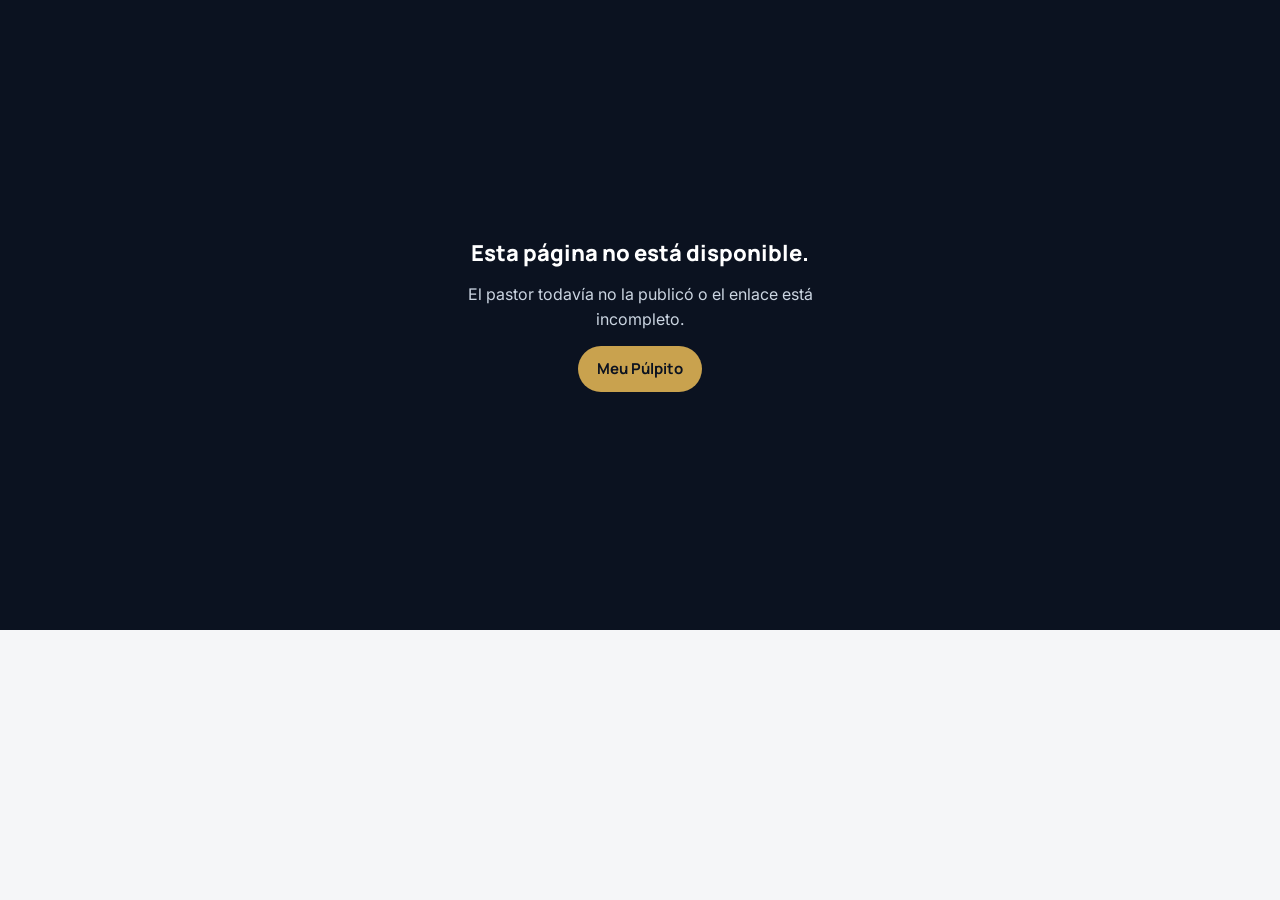
<file: p/index.html>
<!doctype html>
<html lang="es">
<head>
<meta charset="utf-8">
<meta name="viewport" content="width=device-width,initial-scale=1,viewport-fit=cover">
<meta name="robots" content="noindex">
<meta name="theme-color" content="#0B1220">
<title>Meu Púlpito</title>
<link rel="icon" href="../favicon.ico">
<link rel="apple-touch-icon" href="../apple-touch-icon.png">
<link rel="preconnect" href="https://fonts.googleapis.com"><link rel="preconnect" href="https://fonts.gstatic.com" crossorigin>
<link href="https://fonts.googleapis.com/css2?family=Manrope:wght@600;700;800&family=Inter:wght@400;500;600&display=swap" rel="stylesheet">
<style>
:root{--navy:#0B1220;--navy-2:#111A2E;--navy-3:#1A2540;--text:#334155;--muted:#64748B;--line:#E6E8EE;--soft:#F5F6F8;--gold:#C9A24E;--gold-2:#B8913F;--white:#fff;--ink:#0F172A}
*{box-sizing:border-box}html{-webkit-text-size-adjust:100%}
body{margin:0;background:var(--soft);color:var(--text);font:16px/1.55 Inter,system-ui,-apple-system,"Segoe UI",sans-serif}
.hero{background:radial-gradient(900px 400px at 50% -10%,#1A2540 0%,var(--navy) 60%);color:#fff;padding:36px 16px 64px;text-align:center}
.wrap{max-width:560px;margin:0 auto;padding:0 16px}
.ph{width:112px;height:112px;border-radius:50%;object-fit:cover;border:3px solid var(--gold);background:#1A2540;display:inline-flex;align-items:center;justify-content:center;font:800 40px Manrope,sans-serif;color:var(--gold);box-shadow:0 10px 30px rgba(0,0,0,.35)}
h1{font:800 26px/1.15 Manrope,sans-serif;margin:16px 0 4px;letter-spacing:-.01em}
.ch{color:#CBD5E1;font-size:15px;margin:0}
.city{color:#94A3B8;font-size:13.5px;margin:4px 0 0}
.msg{background:rgba(255,255,255,.06);border:1px solid rgba(255,255,255,.1);border-radius:14px;padding:12px 14px;margin:18px auto 0;font-size:15px;color:#E2E8F0;max-width:460px}
.btns{display:flex;gap:10px;justify-content:center;flex-wrap:wrap;margin-top:18px}
.btn{display:inline-flex;align-items:center;gap:8px;height:46px;padding:0 18px;border-radius:999px;font:700 15px Manrope,sans-serif;text-decoration:none;border:1.5px solid transparent;cursor:pointer}
.btn.gold{background:var(--gold);color:#0B1220}.btn.ghost{border-color:rgba(255,255,255,.3);color:#fff}
.btn svg{width:18px;height:18px;fill:none;stroke:currentColor;stroke-width:1.8;stroke-linecap:round;stroke-linejoin:round}
main{margin:-40px auto 0;max-width:560px;padding:0 16px 40px}
.card{background:#fff;border-radius:18px;padding:18px;box-shadow:0 8px 30px rgba(11,18,32,.08);margin-bottom:14px}
.eye{font:700 11px Manrope,sans-serif;letter-spacing:.14em;text-transform:uppercase;color:var(--gold-2);margin:0 0 6px}
.card h2{font:800 20px/1.2 Manrope,sans-serif;color:var(--ink);margin:0 0 10px}
.ev{display:flex;gap:12px;align-items:center;padding:10px 0;border-top:1px solid var(--line)}.ev:first-of-type{border-top:0}
.ev .d{min-width:52px;text-align:center;background:var(--navy);color:#fff;border-radius:12px;padding:6px 4px;line-height:1.1}
.ev .d b{display:block;font:800 20px Manrope,sans-serif}.ev .d span{font-size:11px;text-transform:uppercase;letter-spacing:.06em;color:#CBD5E1}
.ev .x{flex:1;min-width:0}.ev .x b{display:block;color:var(--ink);font-size:15px}.ev .x span{font-size:13.5px;color:var(--muted)}
blockquote{margin:0 0 10px;padding:12px 14px;border-left:3px solid var(--gold);background:var(--soft);border-radius:0 12px 12px 0;font-family:Georgia,"Times New Roman",serif;font-size:16px;color:var(--ink)}
blockquote cite{display:block;font:600 12.5px Inter,sans-serif;color:var(--gold-2);margin-top:6px;font-style:normal}
.r{margin:0 0 12px;color:var(--text)}
.lnk{display:inline-flex;align-items:center;gap:6px;color:var(--navy);font-weight:700;text-decoration:none;border-bottom:2px solid var(--gold);padding-bottom:1px}
.rd{display:flex;align-items:center;gap:12px}.rd .n{font:800 28px Manrope,sans-serif;color:var(--navy);min-width:64px;text-align:center;background:var(--soft);border-radius:12px;padding:8px 6px;line-height:1}.rd .n small{display:block;font:600 11px Inter,sans-serif;color:var(--muted);letter-spacing:.06em;text-transform:uppercase}
.rd b{display:block;color:var(--ink);font-size:16px}.rd span{font-size:13.5px;color:var(--muted)}
footer{text-align:center;padding:10px 16px 40px;color:var(--muted);font-size:13px}
footer a{color:var(--navy);font-weight:700;text-decoration:none}
footer img{width:34px;height:28px;vertical-align:middle;margin-right:6px}
.empty{min-height:70vh;display:flex;align-items:center;justify-content:center;text-align:center;padding:24px;color:#fff;background:var(--navy);flex-direction:column;gap:14px}
.empty p{max-width:380px;margin:0;color:#CBD5E1}
[hidden]{display:none!important}
</style>
</head>
<body>
<div id="root"><div class="empty" id="ld"><p>…</p></div></div>
<svg width="0" height="0" style="position:absolute"><symbol id="i-wa" viewBox="0 0 24 24"><path d="M21 12a8.5 8.5 0 0 1-12.6 7.4L3 21l1.6-5.2A8.5 8.5 0 1 1 21 12z"/></symbol><symbol id="i-ig" viewBox="0 0 24 24"><rect x="3" y="3" width="18" height="18" rx="5"/><circle cx="12" cy="12" r="4"/><circle cx="17.3" cy="6.7" r=".6" fill="currentColor"/></symbol><symbol id="i-book" viewBox="0 0 24 24"><path d="M4 5.5A2.5 2.5 0 0 1 6.5 3H20v15H6.5A2.5 2.5 0 0 0 4 20.5zM4 20.5V5.5M20 18v3H6.5"/></symbol></svg>
<script>
(function(){
var T={es:{ld:'Cargando…',nf:'Esta página no está disponible.',nf2:'El pastor todavía no la publicó o el enlace está incompleto.',ev:'Próximas predicaciones',none:'Sin fechas programadas por ahora.',dh:'Devocional de hoy',dh_ver:'Reina-Valera 1909',dh_more:'Leer completo en Meu Púlpito',rp:'Lectura bíblica de hoy',rp_day:'día',rp_d:'día {d} de {n}',rp_go:'Leer en la Biblia',wa:'WhatsApp',ig:'Instagram',made:'Página hecha con',make:'Cree la suya',sede:'Sede',anexo:'Anexo',at:'a las'},
       pt:{ld:'Carregando…',nf:'Esta página não está disponível.',nf2:'O pastor ainda não a publicou ou o link está incompleto.',ev:'Próximas pregações',none:'Sem datas marcadas por enquanto.',dh:'Devocional de hoje',dh_ver:'Bíblia Livre',dh_more:'Ler completo no Meu Púlpito',rp:'Leitura bíblica de hoje',rp_day:'dia',rp_d:'dia {d} de {n}',rp_go:'Ler na Bíblia',wa:'WhatsApp',ig:'Instagram',made:'Página feita com',make:'Crie a sua',sede:'Sede',anexo:'Anexo',at:'às'}};
var L='es';function t(k,v){var s=(T[L]||T.es)[k]||k;if(v)Object.keys(v).forEach(function(x){s=s.replace('{'+x+'}',v[x])});return s}
function esc(s){return String(s==null?'':s).replace(/[&<>"']/g,function(c){return{'&':'&amp;','<':'&lt;','>':'&gt;','"':'&quot;',"'":'&#39;'}[c]})}
var ic=function(n){return'<svg><use href="#i-'+n+'"/></svg>'};
var uid=(location.hash||'').slice(1).replace(/[^A-Za-z0-9_-]/g,'');
var root=document.getElementById('root');
function fail(){document.documentElement.lang=L;root.innerHTML='<div class="empty"><b style="font:800 22px Manrope,sans-serif">'+esc(t('nf'))+'</b><p>'+esc(t('nf2'))+'</p><a class="btn gold" href="https://meupulpito.com/">Meu Púlpito</a></div>'}
if(!uid){fail()}else{
var FBC={apiKey:'AIzaSyAuOBVdU5-bcFuaVEsGv4iK8H2krFU9Un8',authDomain:'meu-pulpito-app.firebaseapp.com',projectId:'meu-pulpito-app'};
var FBV='https://www.gstatic.com/firebasejs/10.12.2/';
Promise.all([import(FBV+'firebase-app.js'),import(FBV+'firebase-firestore-lite.js')]).then(function(m){M=m;var F=m[1],db=F.getFirestore(m[0].initializeApp(FBC,'pub'));return F.getDoc(F.doc(db,'pub',uid))}).then(function(d){
  var p=d.exists()?d.data():null;if(!p||!p.on){fail();return}L=p.lang==='pt'?'pt':'es';document.documentElement.lang=L==='pt'?'pt-BR':'es';render(p);dhLoad();rpLoad(p)}).catch(function(){fail()});}
function ini(n){return String(n||'').trim().split(/\s+/).filter(Boolean).slice(0,2).map(function(w){return w[0]}).join('').toUpperCase()||'·'}
function dayParts(iso){var d=new Date(iso+'T12:00:00');return{d:d.getDate(),m:d.toLocaleDateString(L==='pt'?'pt-BR':'es',{month:'short'}).replace('.',''),w:d.toLocaleDateString(L==='pt'?'pt-BR':'es',{weekday:'long'})}}
function place(e){return e.p==='sede'?t('sede'):e.p==='anexo'?t('anexo'):(e.p||'')}
function render(p){document.title=(p.n||'Meu Púlpito')+' · Meu Púlpito';var evs=(p.ev||[]).filter(function(e){return e&&e.d});
  var h='<header class="hero"><div class="wrap">'+(p.photo?'<img class="ph" src="'+esc(p.photo)+'" alt="">':'<span class="ph">'+esc(ini(p.n))+'</span>')+
    '<h1>'+esc(p.n||'')+'</h1>'+(p.ch?'<p class="ch">'+esc(p.ch)+'</p>':'')+(p.city?'<p class="city">'+esc(p.city)+'</p>':'')+(p.msg?'<p class="msg">'+esc(p.msg)+'</p>':'')+
    '<div class="btns">'+(p.wa?'<a class="btn gold" href="https://wa.me/'+esc(p.wa)+'" target="_blank" rel="noopener">'+ic('wa')+esc(t('wa'))+'</a>':'')+(p.ig?'<a class="btn ghost" href="https://instagram.com/'+esc(p.ig)+'" target="_blank" rel="noopener">'+ic('ig')+'@'+esc(p.ig)+'</a>':'')+'</div></div></header><main>';
  h+='<section class="card"><p class="eye">'+esc(t('ev'))+'</p>'+(evs.length?evs.map(function(e){var x=dayParts(e.d);return'<div class="ev"><div class="d"><b>'+x.d+'</b><span>'+esc(x.m)+'</span></div><div class="x"><b>'+esc(x.w.charAt(0).toUpperCase()+x.w.slice(1))+(e.t?' · '+esc(e.t):'')+'</b><span>'+esc([place(e),e.n].filter(Boolean).join(' · '))+'</span></div></div>'}).join(''):'<p class="r" style="margin:0;color:var(--muted)">'+esc(t('none'))+'</p>')+'</section>';
  h+='<section class="card" id="dh" hidden><p class="eye">'+esc(t('dh'))+'</p><h2 id="dhT"></h2><blockquote><span id="dhX"></span><cite id="dhN"></cite></blockquote><p class="r" id="dhR"></p><a class="lnk" href="https://meupulpito.com/app/#devo">'+esc(t('dh_more'))+' →</a></section>';
  h+='<section class="card" id="rp" hidden><p class="eye">'+esc(t('rp'))+'</p><div class="rd"><div class="n" id="rpD"></div><div><b id="rpL"></b><span id="rpN"></span></div></div><p style="margin:12px 0 0"><a class="lnk" href="https://meupulpito.com/app/">'+esc(t('rp_go'))+' →</a></p></section>';
  h+='</main><footer><a href="https://meupulpito.com/"><img src="../app/mark.png" alt="">'+esc(t('made'))+' Meu Púlpito</a> · <a href="https://meupulpito.com/">'+esc(t('make'))+'</a></footer>';
  root.innerHTML=h}
function dhCut(x){var f=x.match(/[^.!?]+[.!?]+/g)||[x];var o=(f[0]||'')+(f[1]||'');var w=o.split(/\s+/);if(w.length>48)o=w.slice(0,45).join(' ');return o.replace(/[.,;:!?]+$/,'')+'…'}
function dhDay(){var d=new Date(),y=d.getFullYear(),n=Math.floor((new Date(y,d.getMonth(),d.getDate())-new Date(y,0,1))/864e5)+1;if((y%4===0&&(y%100!==0||y%400===0))&&n>=60)n--;return Math.min(365,Math.max(1,n))}
function dhLoad(){var m=new Date().getMonth()+1;fetch('../app/biblia/devo/'+(m<10?'0':'')+m+'.json?v=1').then(function(r){return r.ok?r.json():null}).then(function(d){var e=d&&d[dhDay()];if(!e)return;var i=L==='pt'?1:0;
  document.getElementById('dhT').textContent=e.t[i];document.getElementById('dhX').textContent='«'+e.x[i]+'»';document.getElementById('dhN').textContent=e.n[i]+' · '+t('dh_ver');document.getElementById('dhR').textContent=dhCut(e.r[i]);document.getElementById('dh').hidden=false}).catch(function(){})}
function rpLoad(p){var R=p.rp;if(!R||!R.k||!R.start)return;fetch('rp.json?v=1').then(function(r){return r.json()}).then(function(D){var P=D.plans[R.k];if(!P)return;
  var bs=P.books||[];if(!P.books)for(var b=P.from;b<=P.to;b++)bs.push(b);var C=[];bs.forEach(function(b){for(var c=1;c<=D.chn[b];c++)C.push([b,c])});
  var today=new Date();var el=Math.floor((new Date(today.getFullYear(),today.getMonth(),today.getDate())-new Date(R.start+'T00:00:00'))/864e5);if(el<0||el>=P.days)return;
  var chs=C.slice(Math.floor(el*C.length/P.days),Math.floor((el+1)*C.length/P.days));var names=D.books[L];var g=[];chs.forEach(function(x){var l=g[g.length-1];if(l&&l.b===x[0]&&l.e===x[1]-1)l.e=x[1];else g.push({b:x[0],s:x[1],e:x[1]})});
  document.getElementById('rpD').innerHTML='<small>'+esc(t('rp_day'))+'</small>'+(el+1);document.getElementById('rpL').textContent=g.map(function(x){return names[x.b]+' '+x.s+(x.e>x.s?'–'+x.e:'')}).join('; ');document.getElementById('rpN').textContent=(D.names[L][R.k]||'')+' · '+t('rp_d',{d:el+1,n:P.days});document.getElementById('rp').hidden=false}).catch(function(){})}
})();
</script>
</body>
</html>
</file>
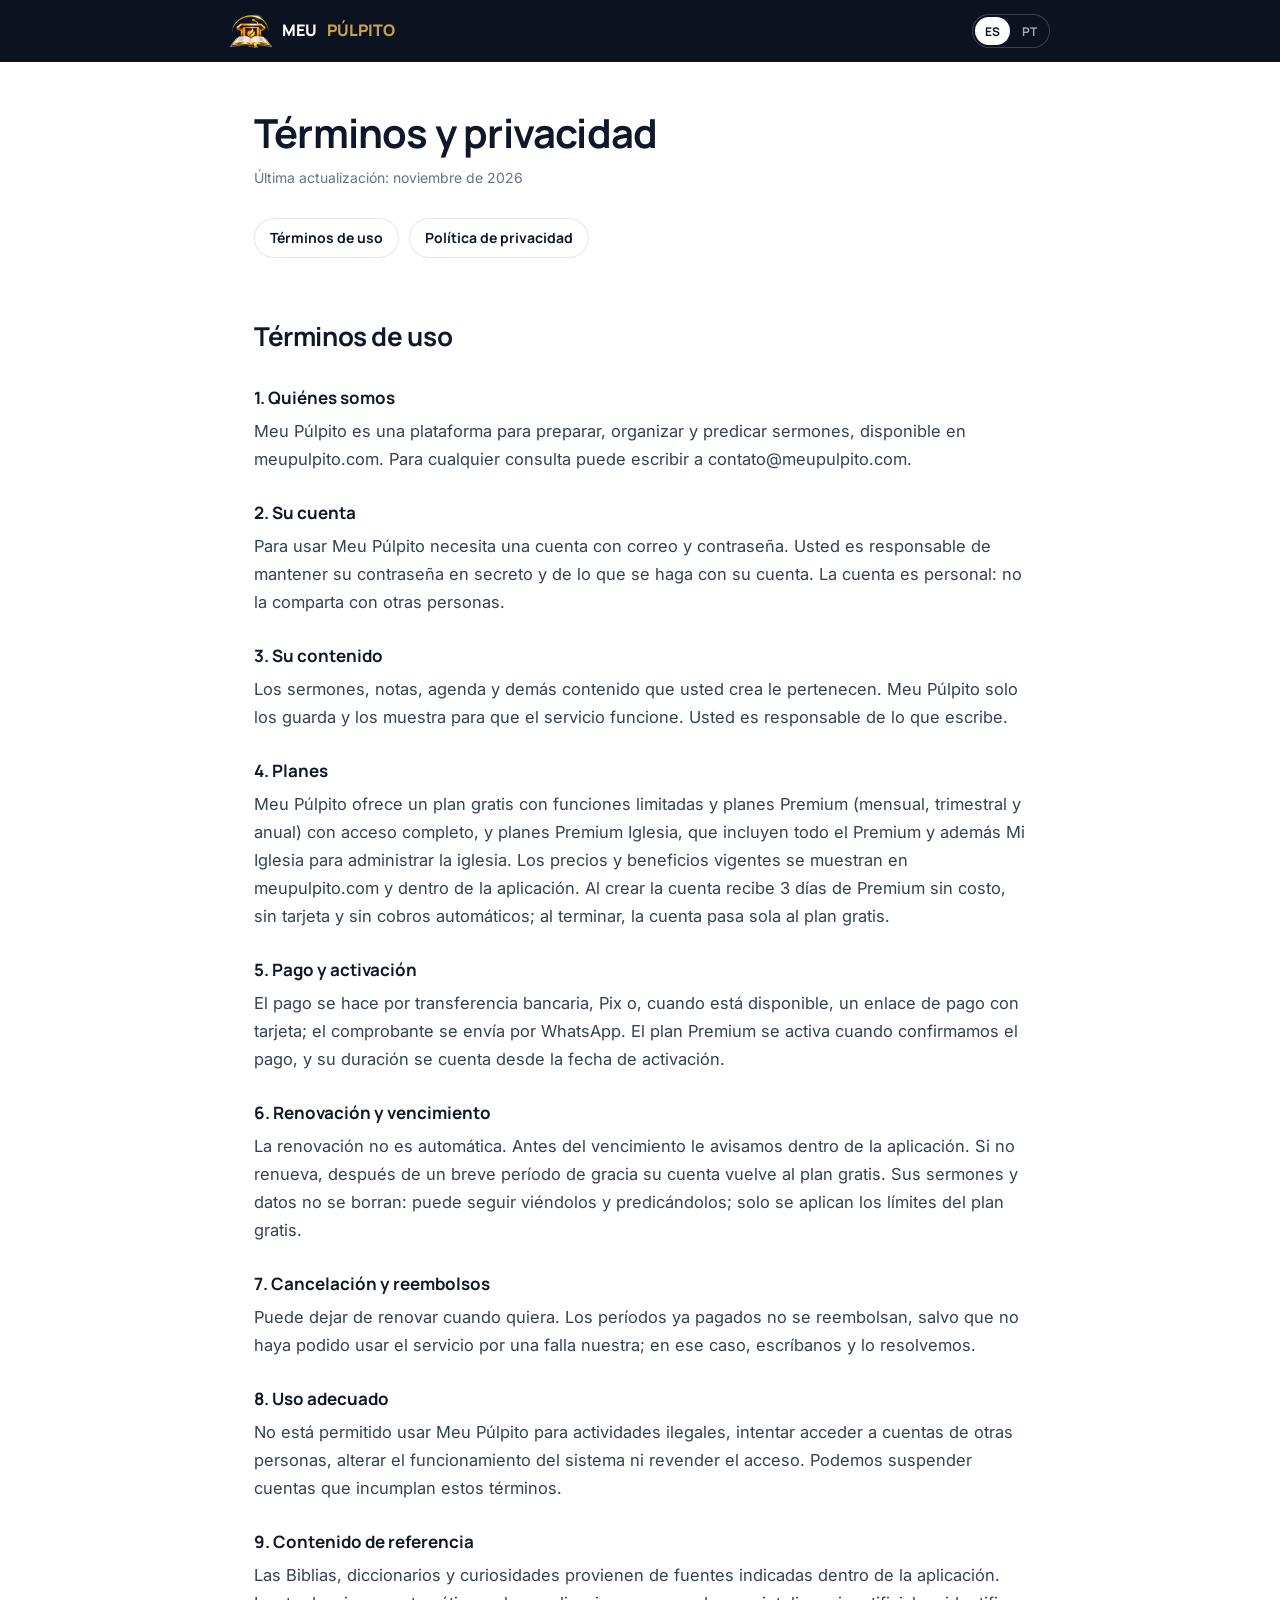
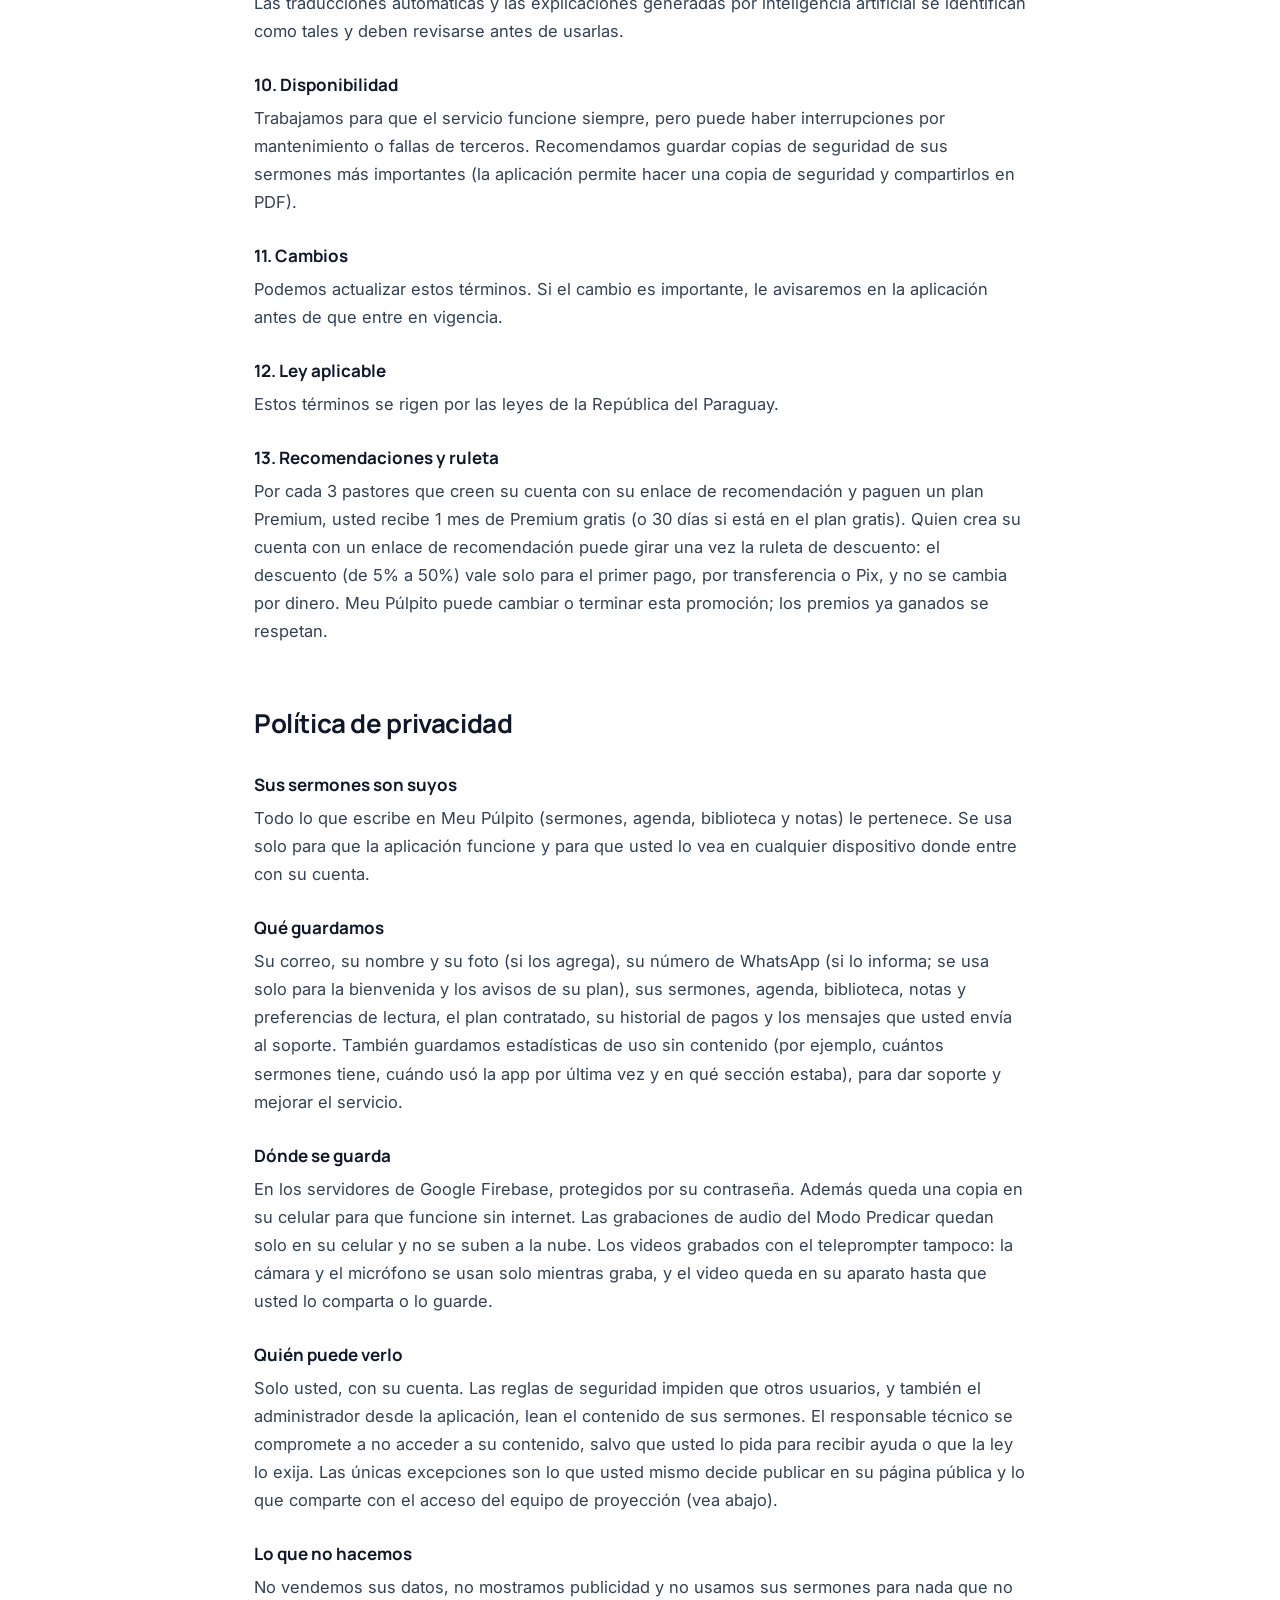
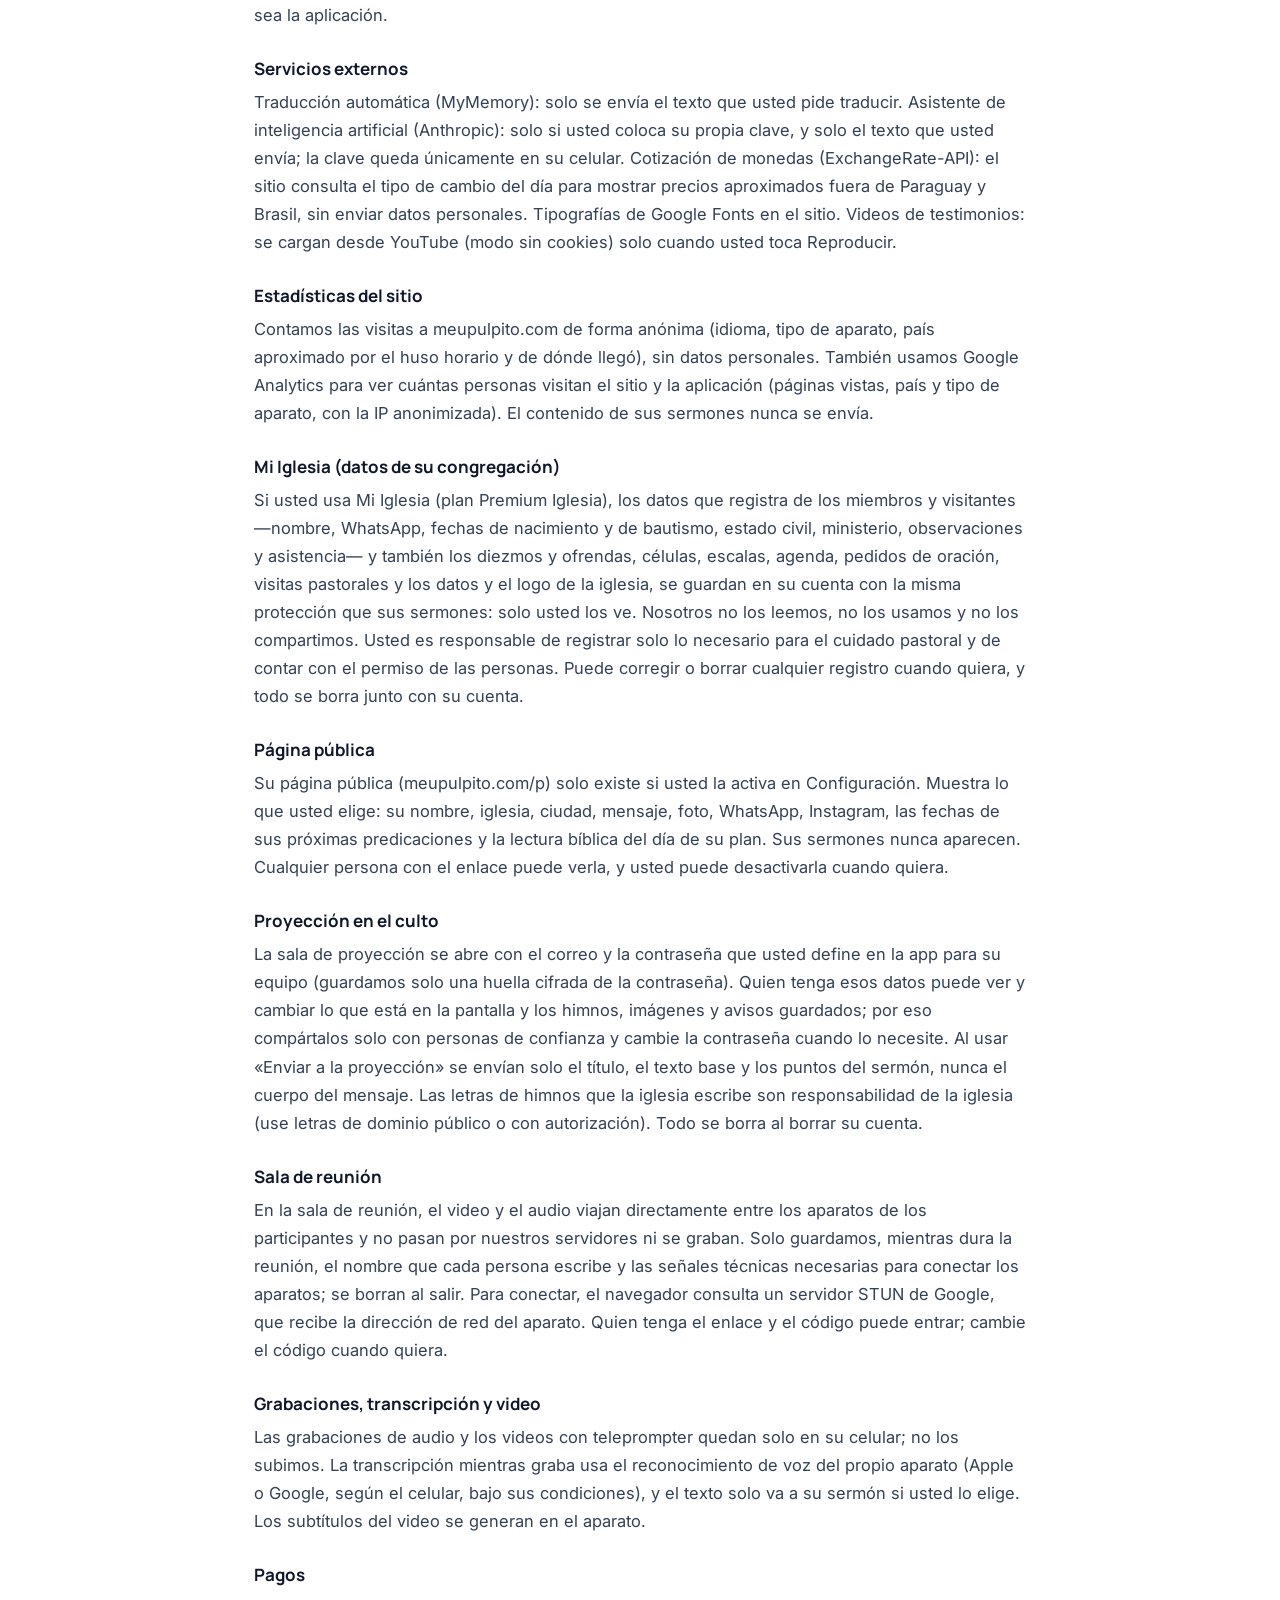
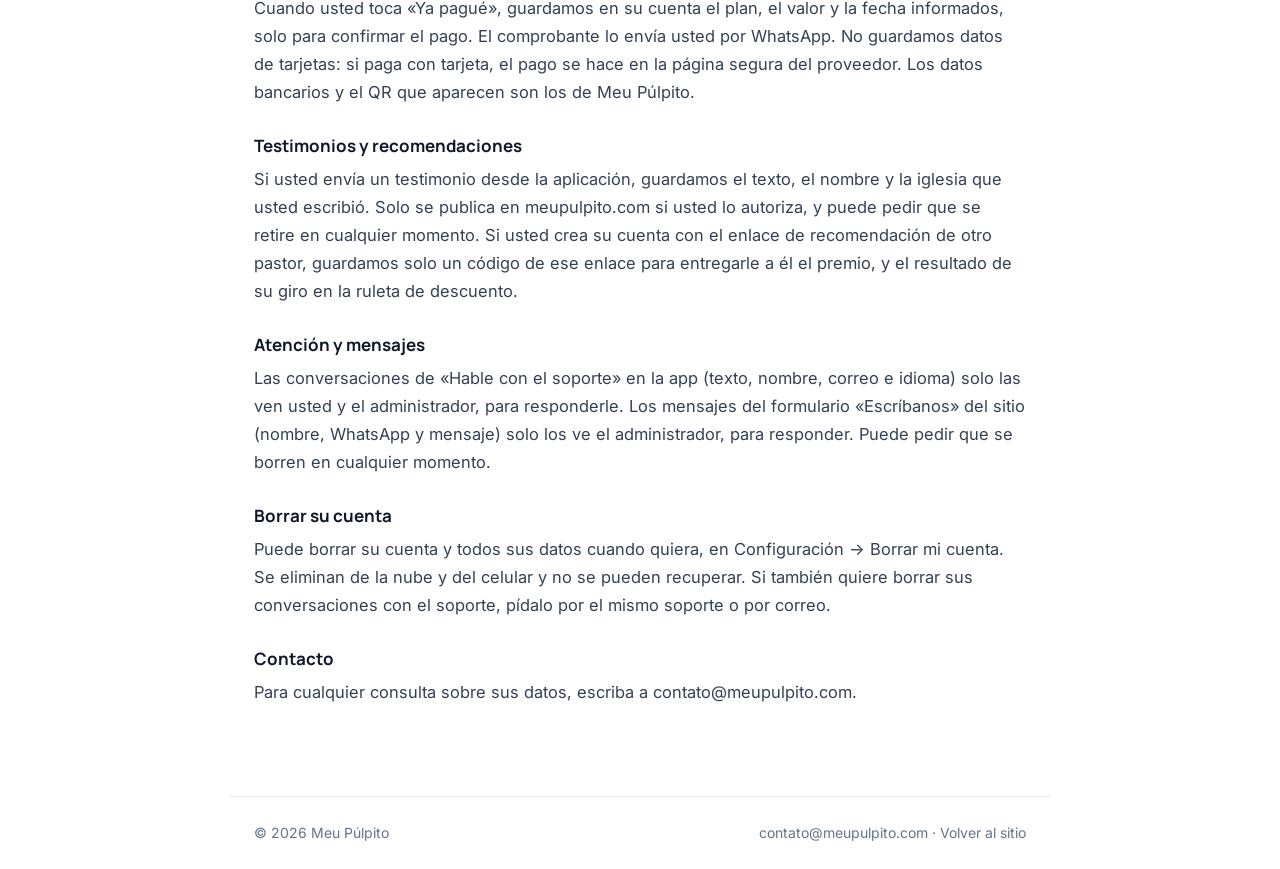
<file: legal.html>
<!doctype html>
<html lang="es">
<head>
<meta charset="utf-8">
<meta name="viewport" content="width=device-width,initial-scale=1,viewport-fit=cover">
<title>Meu Púlpito · Términos y privacidad</title>
<meta name="description" content="Términos de uso y política de privacidad de Meu Púlpito.">
<link rel="canonical" href="https://meupulpito.com/legal.html">
<meta property="og:title" content="Meu Púlpito · Términos y privacidad">
<meta property="og:description" content="Términos de uso y política de privacidad de Meu Púlpito.">
<meta property="og:image" content="https://meupulpito.com/img/og.jpg">
<meta property="og:url" content="https://meupulpito.com/legal.html">
<meta property="og:type" content="website">
<meta name="theme-color" content="#0B1220">
<link rel="icon" href="favicon.ico" sizes="any">
<link rel="apple-touch-icon" href="apple-touch-icon.png">
<link rel="preconnect" href="https://fonts.googleapis.com"><link rel="preconnect" href="https://fonts.gstatic.com" crossorigin>
<link rel="stylesheet" href="https://fonts.googleapis.com/css2?family=Manrope:wght@600;700;800&family=Inter:wght@400;500;600&display=swap">
<style>
:root{--navy:#0B1220;--ink:#0F172A;--text:#334155;--muted:#64748B;--line:#E6E8EE;--gold:#C9A24E;--gold-2:#B8913F;--head:'Manrope','Inter',system-ui,sans-serif;--body:'Inter',system-ui,-apple-system,sans-serif}
*{box-sizing:border-box}html{scroll-behavior:smooth}
body{margin:0;font-family:var(--body);font-size:16.5px;line-height:1.7;color:var(--text);background:#fff;-webkit-font-smoothing:antialiased}
a{color:inherit}
header{background:var(--navy);padding:calc(env(safe-area-inset-top,0px) + 14px) 24px 14px}
header .in{max-width:820px;margin:0 auto;display:flex;align-items:center;gap:14px}
.brand{display:flex;align-items:center;gap:10px;color:#fff;text-decoration:none;font-family:var(--head);font-weight:800;font-size:16px}
.brand img{height:34px}.brand span{color:var(--gold)}
.lang{margin-left:auto;display:flex;gap:2px;padding:3px;border-radius:18px;box-shadow:0 0 0 1px rgba(255,255,255,.2) inset}
.lang button{border:0;background:none;color:rgba(255,255,255,.65);font-family:var(--head);font-weight:700;font-size:12px;height:28px;padding:0 10px;border-radius:14px;cursor:pointer}
.lang button[aria-pressed="true"]{background:#fff;color:var(--navy)}
main{max-width:820px;margin:0 auto;padding:48px 24px 80px}
h1{font-family:var(--head);color:var(--ink);font-size:clamp(30px,4vw,40px);line-height:1.15;letter-spacing:-.02em;margin:0 0 10px}
.upd{color:var(--muted);font-size:14px;margin:0 0 28px}
.toc{display:flex;gap:10px;flex-wrap:wrap;margin-bottom:40px}
.toc a{font-family:var(--head);font-weight:700;font-size:14px;text-decoration:none;color:var(--ink);box-shadow:0 0 0 1px var(--line) inset;border-radius:20px;padding:8px 16px}
h2{font-family:var(--head);color:var(--ink);font-size:26px;letter-spacing:-.015em;margin:56px 0 8px;scroll-margin-top:20px}
h3{font-family:var(--head);color:var(--ink);font-size:17px;margin:26px 0 4px}
p{margin:0 0 10px}
.note{background:#F5F6F8;border-radius:14px;padding:14px 18px;font-size:15px;margin-top:20px}
footer{border-top:1px solid var(--line);max-width:820px;margin:0 auto;padding:24px;color:var(--muted);font-size:14px;display:flex;justify-content:space-between;flex-wrap:wrap;gap:10px}
footer a{text-decoration:none}footer a:hover{color:var(--ink)}
</style>
</head>
<body>
<header><div class="in"><a class="brand" href="/"><img src="app/mark.png" alt="">MEU <span>PÚLPITO</span></a><div class="lang"><button data-l="es">ES</button><button data-l="pt">PT</button></div></div></header>
<main id="m"></main>
<footer><span>© <span id="yr"></span> Meu Púlpito</span><span><a href="mailto:contato@meupulpito.com">contato@meupulpito.com</a> · <a href="/" id="back"></a></span></footer>
<script>
(function(){
var D={es:{title:'Términos y privacidad',upd:'Última actualización: noviembre de 2026',tt:'Términos de uso',pt:'Política de privacidad',back:'Volver al sitio',
 terms:[
 ['1. Quiénes somos','Meu Púlpito es una plataforma para preparar, organizar y predicar sermones, disponible en meupulpito.com. Para cualquier consulta puede escribir a contato@meupulpito.com.'],
 ['2. Su cuenta','Para usar Meu Púlpito necesita una cuenta con correo y contraseña. Usted es responsable de mantener su contraseña en secreto y de lo que se haga con su cuenta. La cuenta es personal: no la comparta con otras personas.'],
 ['3. Su contenido','Los sermones, notas, agenda y demás contenido que usted crea le pertenecen. Meu Púlpito solo los guarda y los muestra para que el servicio funcione. Usted es responsable de lo que escribe.'],
 ['4. Planes','Meu Púlpito ofrece un plan gratis con funciones limitadas y planes Premium (mensual, trimestral y anual) con acceso completo, y planes Premium Iglesia, que incluyen todo el Premium y además Mi Iglesia para administrar la iglesia. Los precios y beneficios vigentes se muestran en meupulpito.com y dentro de la aplicación. Al crear la cuenta recibe 3 días de Premium sin costo, sin tarjeta y sin cobros automáticos; al terminar, la cuenta pasa sola al plan gratis.'],
 ['5. Pago y activación','El pago se hace por transferencia bancaria, Pix o, cuando está disponible, un enlace de pago con tarjeta; el comprobante se envía por WhatsApp. El plan Premium se activa cuando confirmamos el pago, y su duración se cuenta desde la fecha de activación.'],
 ['6. Renovación y vencimiento','La renovación no es automática. Antes del vencimiento le avisamos dentro de la aplicación. Si no renueva, después de un breve período de gracia su cuenta vuelve al plan gratis. Sus sermones y datos no se borran: puede seguir viéndolos y predicándolos; solo se aplican los límites del plan gratis.'],
 ['7. Cancelación y reembolsos','Puede dejar de renovar cuando quiera. Los períodos ya pagados no se reembolsan, salvo que no haya podido usar el servicio por una falla nuestra; en ese caso, escríbanos y lo resolvemos.'],
 ['8. Uso adecuado','No está permitido usar Meu Púlpito para actividades ilegales, intentar acceder a cuentas de otras personas, alterar el funcionamiento del sistema ni revender el acceso. Podemos suspender cuentas que incumplan estos términos.'],
 ['9. Contenido de referencia','Las Biblias, diccionarios y curiosidades provienen de fuentes indicadas dentro de la aplicación. Las traducciones automáticas y las explicaciones generadas por inteligencia artificial se identifican como tales y deben revisarse antes de usarlas.'],
 ['10. Disponibilidad','Trabajamos para que el servicio funcione siempre, pero puede haber interrupciones por mantenimiento o fallas de terceros. Recomendamos guardar copias de seguridad de sus sermones más importantes (la aplicación permite hacer una copia de seguridad y compartirlos en PDF).'],
 ['11. Cambios','Podemos actualizar estos términos. Si el cambio es importante, le avisaremos en la aplicación antes de que entre en vigencia.'],
 ['12. Ley aplicable','Estos términos se rigen por las leyes de la República del Paraguay.'],
 ['13. Recomendaciones y ruleta','Por cada 3 pastores que creen su cuenta con su enlace de recomendación y paguen un plan Premium, usted recibe 1 mes de Premium gratis (o 30 días si está en el plan gratis). Quien crea su cuenta con un enlace de recomendación puede girar una vez la ruleta de descuento: el descuento (de 5% a 50%) vale solo para el primer pago, por transferencia o Pix, y no se cambia por dinero. Meu Púlpito puede cambiar o terminar esta promoción; los premios ya ganados se respetan.']],
 priv:[]},
 pt:{title:'Termos e privacidade',upd:'Última atualização: novembro de 2026',tt:'Termos de uso',pt:'Política de privacidade',back:'Voltar ao site',
 terms:[
 ['1. Quem somos','O Meu Púlpito é uma plataforma para preparar, organizar e pregar sermões, disponível em meupulpito.com. Para qualquer dúvida, escreva para contato@meupulpito.com.'],
 ['2. Sua conta','Para usar o Meu Púlpito você precisa de uma conta com e-mail e senha. Você é responsável por manter sua senha em segredo e pelo que é feito com sua conta. A conta é pessoal: não a compartilhe com outras pessoas.'],
 ['3. Seu conteúdo','Os sermões, notas, agenda e demais conteúdos que você cria pertencem a você. O Meu Púlpito apenas guarda e mostra esses dados para o serviço funcionar. Você é responsável pelo que escreve.'],
 ['4. Planos','O Meu Púlpito oferece um plano grátis com funções limitadas e planos Premium (mensal, trimestral e anual) com acesso completo, e planos Premium Igreja, que incluem todo o Premium e mais o Minha Igreja para administrar a igreja. Os preços e benefícios vigentes aparecem em meupulpito.com e dentro do aplicativo. Ao criar a conta você recebe 3 dias de Premium sem custo, sem cartão e sem cobrança automática; ao terminar, a conta volta sozinha ao plano grátis.'],
 ['5. Pagamento e ativação','O pagamento é feito por Pix, transferência bancária ou, quando disponível, link de pagamento com cartão; o comprovante é enviado pelo WhatsApp. O plano Premium é ativado quando confirmamos o pagamento, e a duração é contada a partir da data de ativação.'],
 ['6. Renovação e vencimento','A renovação não é automática. Antes do vencimento avisamos dentro do aplicativo. Se não renovar, depois de um breve período de carência sua conta volta ao plano grátis. Seus sermões e dados não são apagados: você continua podendo vê-los e pregá-los; apenas valem os limites do plano grátis.'],
 ['7. Cancelamento e reembolsos','Você pode deixar de renovar quando quiser. Períodos já pagos não são reembolsados, exceto se você não conseguiu usar o serviço por uma falha nossa; nesse caso, escreva para nós e resolvemos.'],
 ['8. Uso adequado','Não é permitido usar o Meu Púlpito para atividades ilegais, tentar acessar contas de outras pessoas, alterar o funcionamento do sistema ou revender o acesso. Podemos suspender contas que descumpram estes termos.'],
 ['9. Conteúdo de referência','As Bíblias, dicionários e curiosidades vêm de fontes indicadas dentro do aplicativo. As traduções automáticas e as explicações geradas por inteligência artificial são identificadas como tais e devem ser revisadas antes de usar.'],
 ['10. Disponibilidade','Trabalhamos para que o serviço funcione sempre, mas pode haver interrupções por manutenção ou falhas de terceiros. Recomendamos guardar cópias de segurança dos seus sermões mais importantes (o aplicativo permite fazer cópia de segurança e compartilhar em PDF).'],
 ['11. Mudanças','Podemos atualizar estes termos. Se a mudança for importante, avisaremos no aplicativo antes de entrar em vigor.'],
 ['12. Lei aplicável','Estes termos são regidos pelas leis da República do Paraguai.'],
 ['13. Indicações e roleta','A cada 3 pastores que criarem a conta pelo seu link de indicação e pagarem um plano Premium, você recebe 1 mês de Premium grátis (ou 30 dias se estiver no plano grátis). Quem cria a conta por um link de indicação pode girar uma vez a roleta de desconto: o desconto (de 5% a 50%) vale só para o primeiro pagamento, por transferência ou Pix, e não é trocado por dinheiro. O Meu Púlpito pode mudar ou encerrar esta promoção; os prêmios já ganhos são respeitados.']],
 priv:[]}};
D.es.priv=[['Sus sermones son suyos','Todo lo que escribe en Meu Púlpito (sermones, agenda, biblioteca y notas) le pertenece. Se usa solo para que la aplicación funcione y para que usted lo vea en cualquier dispositivo donde entre con su cuenta.'],
 ['Qué guardamos','Su correo, su nombre y su foto (si los agrega), su número de WhatsApp (si lo informa; se usa solo para la bienvenida y los avisos de su plan), sus sermones, agenda, biblioteca, notas y preferencias de lectura, el plan contratado, su historial de pagos y los mensajes que usted envía al soporte. También guardamos estadísticas de uso sin contenido (por ejemplo, cuántos sermones tiene, cuándo usó la app por última vez y en qué sección estaba), para dar soporte y mejorar el servicio.'],
 ['Dónde se guarda','En los servidores de Google Firebase, protegidos por su contraseña. Además queda una copia en su celular para que funcione sin internet. Las grabaciones de audio del Modo Predicar quedan solo en su celular y no se suben a la nube. Los videos grabados con el teleprompter tampoco: la cámara y el micrófono se usan solo mientras graba, y el video queda en su aparato hasta que usted lo comparta o lo guarde.'],
 ['Quién puede verlo','Solo usted, con su cuenta. Las reglas de seguridad impiden que otros usuarios, y también el administrador desde la aplicación, lean el contenido de sus sermones. El responsable técnico se compromete a no acceder a su contenido, salvo que usted lo pida para recibir ayuda o que la ley lo exija. Las únicas excepciones son lo que usted mismo decide publicar en su página pública y lo que comparte con el acceso del equipo de proyección (vea abajo).'],
 ['Lo que no hacemos','No vendemos sus datos, no mostramos publicidad y no usamos sus sermones para nada que no sea la aplicación.'],
 ['Servicios externos','Traducción automática (MyMemory): solo se envía el texto que usted pide traducir. Asistente de inteligencia artificial (Anthropic): solo si usted coloca su propia clave, y solo el texto que usted envía; la clave queda únicamente en su celular. Cotización de monedas (ExchangeRate-API): el sitio consulta el tipo de cambio del día para mostrar precios aproximados fuera de Paraguay y Brasil, sin enviar datos personales. Tipografías de Google Fonts en el sitio. Videos de testimonios: se cargan desde YouTube (modo sin cookies) solo cuando usted toca Reproducir.'],
 ['Estadísticas del sitio','Contamos las visitas a meupulpito.com de forma anónima (idioma, tipo de aparato, país aproximado por el huso horario y de dónde llegó), sin datos personales. También usamos Google Analytics para ver cuántas personas visitan el sitio y la aplicación (páginas vistas, país y tipo de aparato, con la IP anonimizada). El contenido de sus sermones nunca se envía.'],
 ['Mi Iglesia (datos de su congregación)','Si usted usa Mi Iglesia (plan Premium Iglesia), los datos que registra de los miembros y visitantes —nombre, WhatsApp, fechas de nacimiento y de bautismo, estado civil, ministerio, observaciones y asistencia— y también los diezmos y ofrendas, células, escalas, agenda, pedidos de oración, visitas pastorales y los datos y el logo de la iglesia, se guardan en su cuenta con la misma protección que sus sermones: solo usted los ve. Nosotros no los leemos, no los usamos y no los compartimos. Usted es responsable de registrar solo lo necesario para el cuidado pastoral y de contar con el permiso de las personas. Puede corregir o borrar cualquier registro cuando quiera, y todo se borra junto con su cuenta.'],['Página pública','Su página pública (meupulpito.com/p) solo existe si usted la activa en Configuración. Muestra lo que usted elige: su nombre, iglesia, ciudad, mensaje, foto, WhatsApp, Instagram, las fechas de sus próximas predicaciones y la lectura bíblica del día de su plan. Sus sermones nunca aparecen. Cualquier persona con el enlace puede verla, y usted puede desactivarla cuando quiera.'],['Proyección en el culto','La sala de proyección se abre con el correo y la contraseña que usted define en la app para su equipo (guardamos solo una huella cifrada de la contraseña). Quien tenga esos datos puede ver y cambiar lo que está en la pantalla y los himnos, imágenes y avisos guardados; por eso compártalos solo con personas de confianza y cambie la contraseña cuando lo necesite. Al usar «Enviar a la proyección» se envían solo el título, el texto base y los puntos del sermón, nunca el cuerpo del mensaje. Las letras de himnos que la iglesia escribe son responsabilidad de la iglesia (use letras de dominio público o con autorización). Todo se borra al borrar su cuenta.'],['Sala de reunión','En la sala de reunión, el video y el audio viajan directamente entre los aparatos de los participantes y no pasan por nuestros servidores ni se graban. Solo guardamos, mientras dura la reunión, el nombre que cada persona escribe y las señales técnicas necesarias para conectar los aparatos; se borran al salir. Para conectar, el navegador consulta un servidor STUN de Google, que recibe la dirección de red del aparato. Quien tenga el enlace y el código puede entrar; cambie el código cuando quiera.'],['Grabaciones, transcripción y video','Las grabaciones de audio y los videos con teleprompter quedan solo en su celular; no los subimos. La transcripción mientras graba usa el reconocimiento de voz del propio aparato (Apple o Google, según el celular, bajo sus condiciones), y el texto solo va a su sermón si usted lo elige. Los subtítulos del video se generan en el aparato.'],['Pagos','Cuando usted toca «Ya pagué», guardamos en su cuenta el plan, el valor y la fecha informados, solo para confirmar el pago. El comprobante lo envía usted por WhatsApp. No guardamos datos de tarjetas: si paga con tarjeta, el pago se hace en la página segura del proveedor. Los datos bancarios y el QR que aparecen son los de Meu Púlpito.'],
 ['Testimonios y recomendaciones','Si usted envía un testimonio desde la aplicación, guardamos el texto, el nombre y la iglesia que usted escribió. Solo se publica en meupulpito.com si usted lo autoriza, y puede pedir que se retire en cualquier momento. Si usted crea su cuenta con el enlace de recomendación de otro pastor, guardamos solo un código de ese enlace para entregarle a él el premio, y el resultado de su giro en la ruleta de descuento.'],
 ['Atención y mensajes','Las conversaciones de «Hable con el soporte» en la app (texto, nombre, correo e idioma) solo las ven usted y el administrador, para responderle. Los mensajes del formulario «Escríbanos» del sitio (nombre, WhatsApp y mensaje) solo los ve el administrador, para responder. Puede pedir que se borren en cualquier momento.'],
 ['Borrar su cuenta','Puede borrar su cuenta y todos sus datos cuando quiera, en Configuración → Borrar mi cuenta. Se eliminan de la nube y del celular y no se pueden recuperar. Si también quiere borrar sus conversaciones con el soporte, pídalo por el mismo soporte o por correo.'],
 ['Contacto','Para cualquier consulta sobre sus datos, escriba a contato@meupulpito.com.']];
D.pt.priv=[['Seus sermões são seus','Tudo o que você escreve no Meu Púlpito (sermões, agenda, biblioteca e notas) pertence a você. É usado só para o aplicativo funcionar e para você ver em qualquer aparelho em que entrar com sua conta.'],
 ['O que guardamos','Seu e-mail, seu nome e sua foto (se você colocar), seu número de WhatsApp (se informar; usado só para as boas-vindas e os avisos do seu plano), seus sermões, agenda, biblioteca, notas e preferências de leitura, o plano contratado, seu histórico de pagamentos e as mensagens que você envia ao suporte. Também guardamos estatísticas de uso sem conteúdo (por exemplo, quantos sermões você tem, quando usou o app pela última vez e em que seção estava), para dar suporte e melhorar o serviço.'],
 ['Onde fica guardado','Nos servidores do Google Firebase, protegidos pela sua senha. Também fica uma cópia no seu celular para funcionar sem internet. As gravações de áudio do Modo Pregar ficam só no seu celular e não vão para a nuvem. Os vídeos gravados com o teleprompter também não: a câmera e o microfone são usados só enquanto você grava, e o vídeo fica no seu aparelho até você compartilhar ou salvar.'],
 ['Quem pode ver','Só você, com a sua conta. As regras de segurança impedem que outros usuários, e também o administrador pelo aplicativo, leiam o conteúdo dos seus sermões. O responsável técnico se compromete a não acessar o seu conteúdo, a não ser que você peça para receber ajuda ou que a lei exija. As únicas exceções são o que você mesmo decide publicar na sua página pública e o que compartilha com o acesso da equipe de projeção (veja abaixo).'],
 ['O que não fazemos','Não vendemos seus dados, não mostramos propaganda e não usamos seus sermões para nada além do aplicativo.'],
 ['Serviços externos','Tradução automática (MyMemory): só é enviado o texto que você pede para traduzir. Assistente de inteligência artificial (Anthropic): só se você colocar sua própria chave, e só o texto que você envia; a chave fica apenas no seu celular. Cotação de moedas (ExchangeRate-API): o site consulta o câmbio do dia para mostrar preços aproximados fora do Paraguai e do Brasil, sem enviar dados pessoais. Fontes de texto do Google Fonts no site. Vídeos de depoimentos: são carregados do YouTube (modo sem cookies) só quando você toca em Reproduzir.'],
 ['Estatísticas do site','Contamos as visitas a meupulpito.com de forma anônima (idioma, tipo de aparelho, país aproximado pelo fuso horário e de onde veio), sem dados pessoais. Também usamos o Google Analytics para ver quantas pessoas visitam o site e o aplicativo (páginas vistas, país e tipo de aparelho, com o IP anonimizado). O conteúdo dos seus sermões nunca é enviado.'],
 ['Minha Igreja (dados da sua congregação)','Se você usa o Minha Igreja (plano Premium Igreja), os dados que cadastra dos membros e visitantes —nome, WhatsApp, datas de nascimento e de batismo, estado civil, ministério, observações e presença— e também os dízimos e ofertas, células, escalas, agenda, pedidos de oração, visitas pastorais e os dados e o logo da igreja, ficam na sua conta com a mesma proteção dos seus sermões: só você vê. Nós não lemos, não usamos e não compartilhamos. Você é responsável por cadastrar só o necessário para o cuidado pastoral e por ter a permissão das pessoas. Pode corrigir ou apagar qualquer registro quando quiser, e tudo é apagado junto com a sua conta.'],['Página pública','Sua página pública (meupulpito.com/p) só existe se você a ativar em Configurações. Ela mostra o que você escolhe: seu nome, igreja, cidade, mensagem, foto, WhatsApp, Instagram, as datas das suas próximas pregações e a leitura bíblica do dia do seu plano. Seus sermões nunca aparecem. Qualquer pessoa com o link pode ver, e você pode desativar quando quiser.'],['Projeção no culto','A sala de projeção é aberta com o e-mail e a senha que você define no app para a sua equipe (guardamos só uma impressão cifrada da senha). Quem tem esses dados pode ver e mudar o que está na tela e os hinos, imagens e avisos guardados; por isso compartilhe só com pessoas de confiança e troque a senha quando precisar. Ao usar «Enviar para a projeção» vão só o título, o texto base e os pontos do sermão, nunca o corpo da mensagem. As letras de hinos que a igreja digita são responsabilidade da igreja (use letras de domínio público ou com autorização). Tudo é apagado ao apagar a sua conta.'],['Sala de reunião','Na sala de reunião, o vídeo e o áudio vão direto entre os aparelhos dos participantes e não passam pelos nossos servidores nem são gravados. Guardamos, só enquanto dura a reunião, o nome que cada pessoa digita e os sinais técnicos necessários para conectar os aparelhos; são apagados ao sair. Para conectar, o navegador consulta um servidor STUN do Google, que recebe o endereço de rede do aparelho. Quem tem o link e o código pode entrar; troque o código quando quiser.'],['Gravações, transcrição e vídeo','As gravações de áudio e os vídeos com teleprompter ficam só no seu celular; não os enviamos. A transcrição enquanto grava usa o reconhecimento de voz do próprio aparelho (Apple ou Google, conforme o celular, nas condições deles), e o texto só vai para o seu sermão se você escolher. As legendas do vídeo são geradas no aparelho.'],['Pagamentos','Quando você toca em «Já paguei», guardamos na sua conta o plano, o valor e a data informados, só para confirmar o pagamento. O comprovante é você quem envia pelo WhatsApp. Não guardamos dados de cartão: se pagar com cartão, o pagamento é feito na página segura do provedor. Os dados bancários e o QR que aparecem são os do Meu Púlpito.'],
 ['Depoimentos e indicações','Se você envia um depoimento pelo aplicativo, guardamos o texto, o nome e a igreja que você escreveu. Ele só é publicado em meupulpito.com se você autorizar, e você pode pedir para retirá-lo a qualquer momento. Se você cria sua conta pelo link de indicação de outro pastor, guardamos só um código desse link para entregar o prêmio a ele, e o resultado do seu giro na roleta de desconto.'],
 ['Atendimento e mensagens','As conversas do «Fale com o suporte» no app (texto, nome, e-mail e idioma) só são vistas por você e pelo administrador, para responder. As mensagens do formulário «Escreva para nós» do site (nome, WhatsApp e mensagem) só são vistas pelo administrador, para responder. Você pode pedir para apagá-las a qualquer momento.'],
 ['Apagar sua conta','Você pode apagar sua conta e todos os seus dados quando quiser, em Configurações → Apagar minha conta. Eles são apagados da nuvem e do celular e não podem ser recuperados. Se também quiser apagar suas conversas com o suporte, peça pelo próprio suporte ou por e-mail.'],
 ['Contato','Para qualquer dúvida sobre seus dados, escreva para contato@meupulpito.com.']];
var L='es';try{L=localStorage.getItem('mp.site.l')||((navigator.language||'').toLowerCase().indexOf('pt')===0?'pt':'es')}catch(e){}
var esc=function(s){return String(s).replace(/[&<>"]/g,function(c){return{'&':'&amp;','<':'&lt;','>':'&gt;','"':'&quot;'}[c]})};
function sec(a){return a.map(function(x){return'<h3>'+esc(x[0])+'</h3><p>'+esc(x[1])+'</p>'}).join('')}
function paint(){var d=D[L];document.documentElement.lang=L==='pt'?'pt-BR':'es';document.title='Meu Púlpito · '+d.title;
 document.getElementById('m').innerHTML='<h1>'+esc(d.title)+'</h1><p class="upd">'+esc(d.upd)+'</p><nav class="toc"><a href="#terminos">'+esc(d.tt)+'</a><a href="#privacidad">'+esc(d.pt)+'</a></nav><h2 id="terminos">'+esc(d.tt)+'</h2>'+sec(d.terms)+'<h2 id="privacidad">'+esc(d.pt)+'</h2>'+sec(d.priv);
 document.getElementById('back').textContent=d.back;
 document.querySelectorAll('.lang button').forEach(function(b){b.setAttribute('aria-pressed',String(b.getAttribute('data-l')===L))});
 if(location.hash){var t=document.querySelector(location.hash);t&&t.scrollIntoView()}}
paint();document.getElementById('yr').textContent=new Date().getFullYear();
document.querySelectorAll('.lang button').forEach(function(b){b.addEventListener('click',function(){L=b.getAttribute('data-l');try{localStorage.setItem('mp.site.l',L)}catch(e){}paint()})});
})();
</script>
</body>
</html>
</file>
